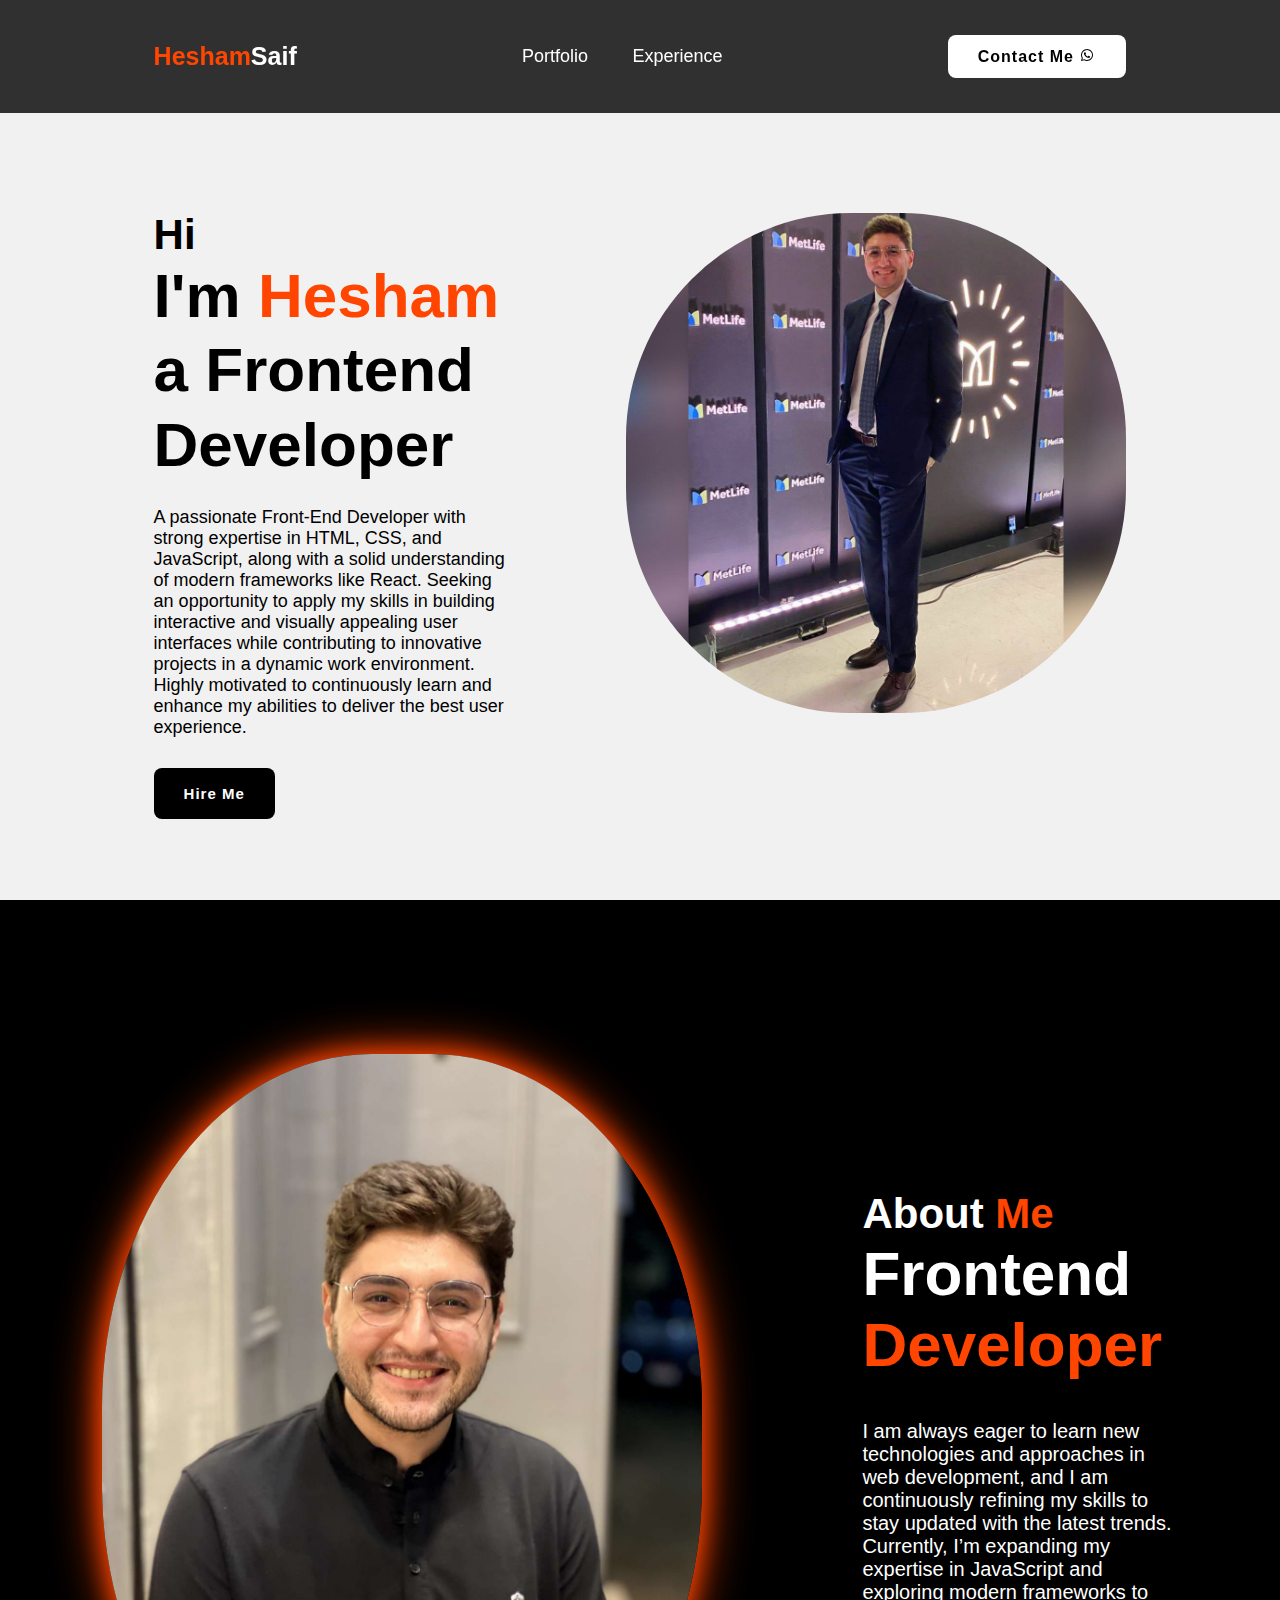
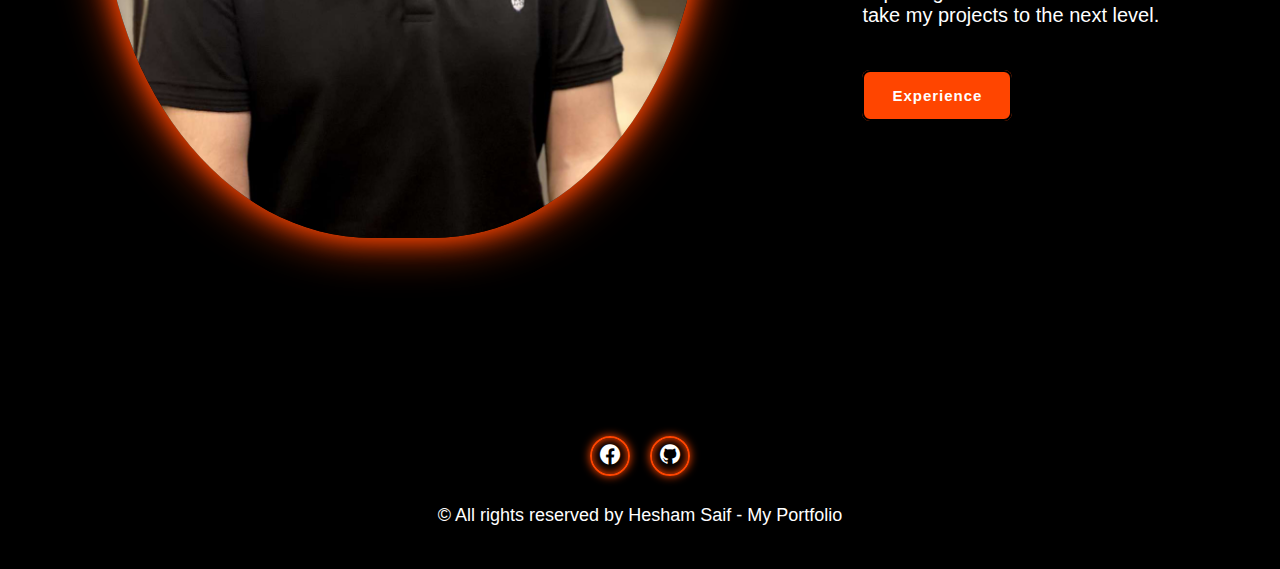
<file: index.html>
<!DOCTYPE html>
<html lang="en">
  <head>
    <meta charset="UTF-8" />
    <meta name="viewport" content="width=device-width, initial-scale=1.0" />
    <link
      href="https://unpkg.com/boxicons@2.1.4/css/boxicons.min.css"
      rel="stylesheet"
    />
    <link rel="stylesheet" href="styles.css" />
    <title>Hesham Saif Portfolio</title>
  </head>
  <body>
    <header class="header">
      <a href="#" class="logo"><span>Hesham</span>Saif</a>
      <nav class="navbar">
        <a href="#">Portfolio</a>
        <a href="experience.html">Experience</a>
      </nav>
      <a href="https://wa.me/+201092141964" class="contact" target="_blank"
        >Contact Me <i class="bx bxl-whatsapp"></i
      ></a>
    </header>

    <section class="home">
      <div class="home-content">
        <h3>Hi</h3>
        <h1>
          I'm <span>Hesham<br /></span>a Frontend Developer
        </h1>
        <p>
          A passionate Front-End Developer with strong expertise in HTML, CSS,
          and JavaScript, along with a solid understanding of modern frameworks
          like React. Seeking an opportunity to apply my skills in building
          interactive and visually appealing user interfaces while contributing
          to innovative projects in a dynamic work environment. Highly motivated
          to continuously learn and enhance my abilities to deliver the best
          user experience.
        </p>
        <div class="btn-box">
          <a href="mailto:heshamsaif856@gmail.com"
            ><button class="btn-1">Hire Me</button></a
          >
        </div>
      </div>
      <div class="img-box">
        <img src="img.jpg" alt="Hesham Pic" />
      </div>
    </section>

    <section class="about">
      <div class="about-img">
        <img src="Hesham Saif_page-0001.jpg" alt="hesham" />
      </div>

      <div class="about-content">
        <h2 class="heading">About <span>Me</span></h2>
        <h3>Frontend <span>Developer</span></h3>
        <p>
          I am always eager to learn new technologies and approaches in web
          development, and I am continuously refining my skills to stay updated
          with the latest trends. Currently, I’m expanding my expertise in
          JavaScript and exploring modern frameworks to take my projects to the
          next level.
        </p>
        <a href="experience.html" class="btn-2">Experience</a>
      </div>
    </section>

    <footer class="footer">
      <div class="social">
        <a href="https://www.facebook.com/heshamsaifw" target="_blank"
          ><i class="bx bxl-facebook-circle"></i
        ></a>
        <a href="https://github.com/heshammmsaifff" target="_blank"
          ><i class="bx bxl-github"></i
        ></a>
      </div>

      <ul>
        <li>© All rights reserved by Hesham Saif - My Portfolio</li>
        <button class="back-to-top" onclick="scrollToTop()">&#8679;</button>
      </ul>
    </footer>
    <script src="script.js"></script>
  </body>
</html>
</file>
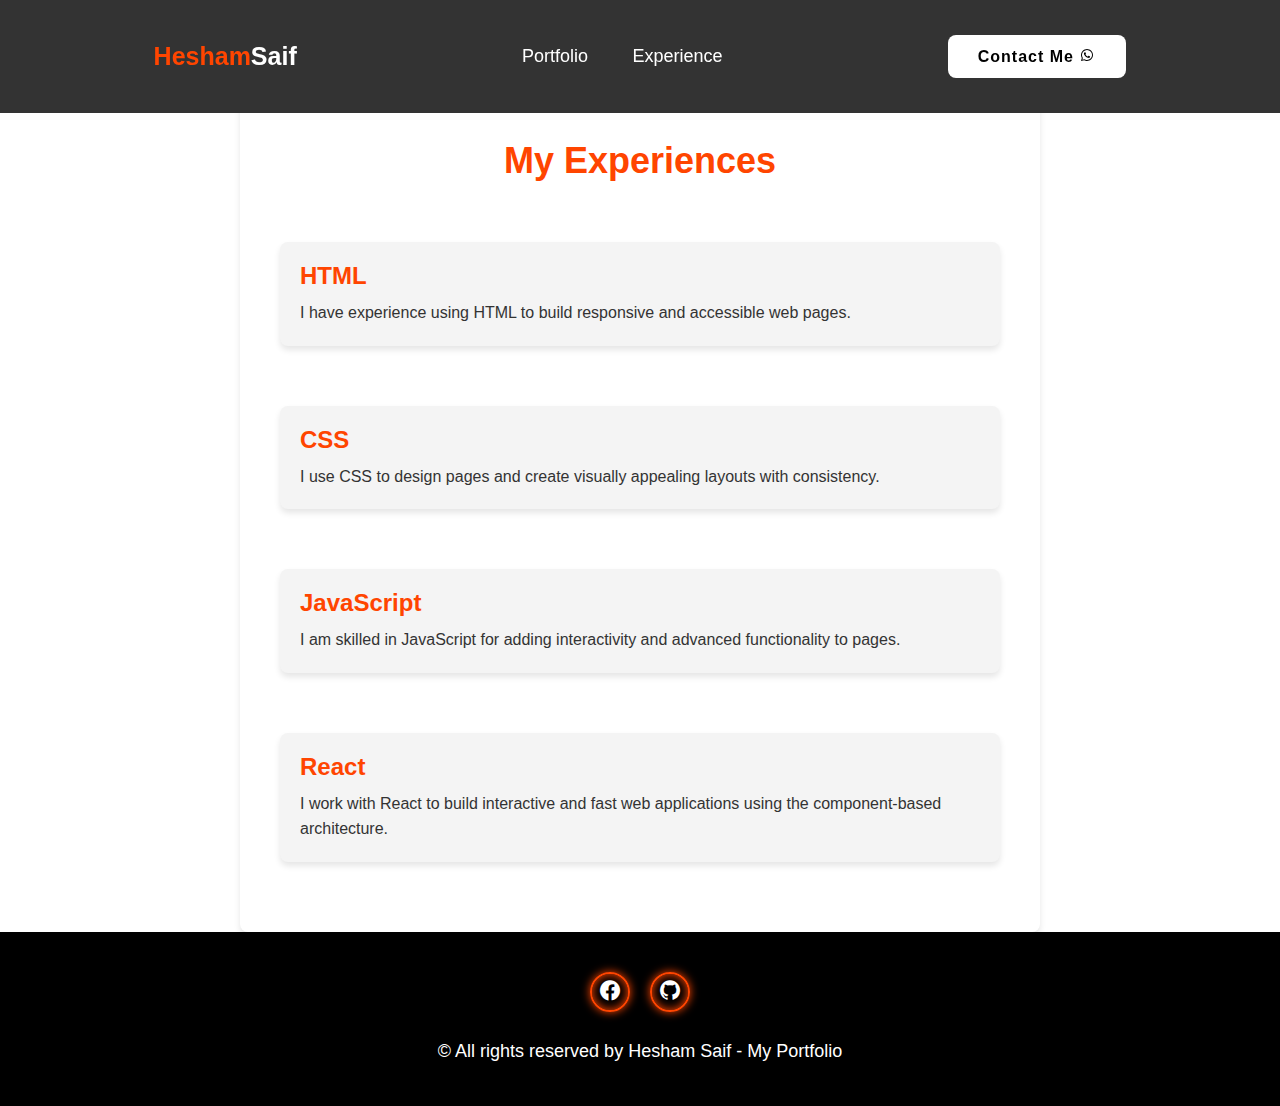
<file: experience.html>
<!DOCTYPE html>
<html lang="ar">
  <head>
    <meta charset="UTF-8" />
    <meta name="viewport" content="width=device-width, initial-scale=1.0" />
    <title>Experience</title>
    <link rel="stylesheet" href="experience.css" />
    <link rel="stylesheet" href="styles.css" />
    <link
      href="https://unpkg.com/boxicons@2.1.4/css/boxicons.min.css"
      rel="stylesheet"
    />
  </head>
  <body>
    <header class="header">
      <a href="#" class="logo"><span>Hesham</span>Saif</a>
      <nav class="navbar">
        <a href="index.html">Portfolio</a>
        <a href="experience.html">Experience</a>
      </nav>
      <a href="https://wa.me/+201092141964" class="contact" target="_blank"
        >Contact Me <i class="bx bxl-whatsapp"></i
      ></a>
    </header>
    <section class="experiences">
      <h1>My Experiences</h1>
      <div class="experience">
        <h2>HTML</h2>
        <p>
          I have experience using HTML to build responsive and accessible web
          pages.
        </p>
      </div>
      <div class="experience">
        <h2>CSS</h2>
        <p>
          I use CSS to design pages and create visually appealing layouts with
          consistency.
        </p>
      </div>
      <div class="experience">
        <h2>JavaScript</h2>
        <p>
          I am skilled in JavaScript for adding interactivity and advanced
          functionality to pages.
        </p>
      </div>
      <div class="experience">
        <h2>React</h2>
        <p>
          I work with React to build interactive and fast web applications using
          the component-based architecture.
        </p>
      </div>
    </section>
    <footer class="footer">
      <div class="social">
        <a href="https://www.facebook.com/heshamsaifw" target="_blank"
          ><i class="bx bxl-facebook-circle"></i
        ></a>
        <a href="https://github.com/heshammmsaifff" target="_blank"
          ><i class="bx bxl-github"></i
        ></a>
      </div>

      <ul>
        <li>© All rights reserved by Hesham Saif - My Portfolio</li>
        <button class="back-to-top" onclick="scrollToTop()">&#8679;</button>
      </ul>
    </footer>
    <script src="script.js"></script>
  </body>
</html>
</file>
<file: styles.css>
* {
  margin: 0;
  padding: 0;
  box-sizing: border-box;
  font-family: "Poppins", sans-serif;
  text-decoration: none;
  list-style: none;
}

.header {
  position: fixed;
  top: 0;
  left: 0;
  width: 100%;
  padding: 35px 12%;
  background-color: rgba(0, 0, 0, 0.8);
  backdrop-filter: blur(10px);
  display: flex;
  justify-content: space-between;
  align-items: center;
  z-index: 100;
}

.logo {
  font-size: 25px;
  color: white;
  font-weight: 600;
  transition: 0.3s ease;
}

.logo:hover {
  color: orangered;
  text-shadow: 0 0 25px orangered, 0 0 50px orangered;
  transform: scale(1.1);
}

span {
  color: orangered;
}

.navbar a {
  font-size: 18px;
  color: white;
  font-weight: 500;
  margin: 0 20px;
  border-bottom: 3px solid transparent;
  transition: 0.3s ease;
}

.navbar a:hover,
.navbar a.active {
  color: orangered;
  border-bottom: 3px solid orangered;
}

.contact {
  padding: 10px 28px;
  background-color: white;
  color: black;
  border: 2px solid transparent;
  border-radius: 8px;
  font-size: 16px;
  letter-spacing: 1px;
  font-weight: 600;
  transition: 0.3s ease;
}

.contact:hover {
  background-color: orangered;
  box-shadow: 0 0 25px orangered;
  color: white;
}

.home {
  width: 100%;
  min-height: 100vh;
  background: rgb(241, 241, 241);
  display: flex;
  align-items: center;
  gap: 7em;
  padding: 30px 12% 0;
}

.home-content {
  padding-top: 100px;
  max-width: 800px;
}

.home-content h3 {
  font-size: 42px;
}

.home-content h1 {
  font-size: 62px;
  line-height: 1.2;
}

.home-content p {
  font-size: 18px;
  margin: 25px 0 30px;
}

.btn-box {
  width: 345px;
  display: flex;
  gap: 2em;
}

.btn-1 {
  padding: 15px 28px;
  background-color: black;
  color: white;
  border: 2px solid transparent;
  border-radius: 8px;
  font-size: 15px;
  letter-spacing: 1px;
  font-weight: 600;
  transition: 0.3s ease;
  cursor: pointer;
}

.btn-1:hover {
  background-color: white;
  color: black;
  border: 2px solid black;
}

.btn-2 {
  padding: 15px 28px;
  background-color: orangered;
  color: white;
  border: 2px solid black;
  border-radius: 8px;
  font-size: 15px;
  letter-spacing: 1px;
  font-weight: 600;
  transition: 0.3s ease;
  cursor: pointer;
}

.btn-2:hover {
  background-color: white;
  color: orangered;
}

.img-box img {
  border-radius: 45%;
  width: 500px;
}

::-webkit-scrollbar {
  width: 15px;
}

::-webkit-scrollbar-thumb {
  background-color: orangered;
}

::-webkit-scrollbar-track {
  background-color: rgba(0, 0, 0, 0.6);
  width: 50px;
}

.about {
  display: flex;
  justify-content: center;
  align-items: center;
  padding: 12% 8%;
  gap: 10em;
  background: black;
}

.about-img img {
  position: relative;
  width: 600px;
  box-shadow: 0 0 25px orangered, 0 0 50px orangered;
  border-radius: 45%;
}

.about-content h2 {
  text-align: left;
  color: white;
  font-size: 42px;
}

.about-content h3 {
  font-size: 62px;
  color: white;
}

.about-content p {
  color: white;
  font-size: 20px;
  margin: 2em 0 3em;
}

.footer {
  position: relative;
  bottom: 0;
  width: 100%;
  padding: 40px 0;
  background-color: black;
}

.footer .social {
  text-align: center;
  padding-bottom: 25px;
  color: white;
}

.footer .social a {
  font-size: 24px;
  color: white;
  border: 2px solid orangered;
  width: 40px;
  height: 40px;
  line-height: 38px;
  display: inline-block;
  text-align: center;
  border-radius: 50%;
  margin: 0 8px;
  box-shadow: inset 0 0 10px orangered, 0 0 10px orangered;
  transition: 0.3s ease;
}

.footer .social a:hover {
  transform: scale(1.2) translateY(-10px);
  color: orangered;
  border: 2px solid orangered;
}

.footer ul {
  margin-top: 0;
  padding: 0;
  font-size: 18px;
  line-height: 1.6;
  margin-bottom: 0;
  text-align: center;
}

.footer ul li {
  display: inline-block;
  padding: 0 15px;
  color: white;
}

.footer .copyright {
  margin-top: 15px;
  text-align: center;
  font-size: 12px;
  color: white;
}

.header.sticky {
  background-color: rgba(0, 0, 0, 0.9);
  box-shadow: 0 4px 6px rgba(0, 0, 0, 0.3);
  transition: background-color 0.3s ease;
}

.back-to-top {
  position: fixed;
  bottom: 20px;
  right: 20px;
  background-color: orangered;
  color: white;
  padding: 15px 25px;
  border-radius: 50%;
  font-size: 20px;
  text-align: center;
  cursor: pointer;
  opacity: 0;
  visibility: hidden;
  transition: opacity 0.3s ease, visibility 0.3s ease;
}

.back-to-top.visible {
  opacity: 1;
  visibility: visible;
}

.back-to-top:hover {
  background-color: white;
  color: orangered;
  box-shadow: 0 4px 15px rgba(0, 0, 0, 0.4);
}

.back-to-top:active {
  transform: scale(0.95);
}

/* Responsive design for smaller screens */
@media (max-width: 1200px) {
  .header {
    padding: 35px 10%;
  }

  .home {
    flex-direction: column;
    align-items: center;
    padding: 30px 5%;
  }

  .home-content h1 {
    font-size: 48px;
  }

  .home-content h3 {
    font-size: 36px;
  }

  .home-content p {
    font-size: 16px;
  }

  .btn-box {
    flex-direction: column;
    align-items: center;
  }

  .btn-1,
  .btn-2 {
    width: 100%;
    text-align: center;
  }

  .img-box img {
    width: 80%;
    max-width: 400px;
  }

  .about {
    padding: 10% 5%;
    flex-direction: column;
    gap: 3em;
  }

  .about-img img {
    width: 80%;
    max-width: 400px;
  }

  .about-content h2,
  .about-content h3 {
    font-size: 36px;
  }

  .about-content p {
    font-size: 18px;
  }
}

/* Responsive design for medium screens (tablets) */
@media (max-width: 768px) {
  .header {
    padding: 25px 5%;
  }

  .home {
    padding: 30px 5%;
    gap: 4em;
  }

  .home-content h1 {
    font-size: 36px;
  }

  .home-content h3 {
    font-size: 30px;
  }

  .home-content p {
    font-size: 14px;
  }

  .btn-box {
    gap: 1.5em;
  }

  .footer {
    padding: 30px 0;
  }

  .footer .social a {
    font-size: 20px;
  }

  .footer ul li {
    display: block;
    margin: 10px 0;
  }

  .back-to-top {
    bottom: 15px;
    right: 15px;
    padding: 12px 20px;
    font-size: 18px;
  }
}

/* Responsive design for small screens (mobile devices) */
@media (max-width: 480px) {
  .header {
    padding: 20px 5%;
  }

  .home {
    flex-direction: column;
    padding: 20px 5%;
    gap: 2em;
  }

  .home-content h1 {
    font-size: 30px;
  }

  .home-content h3 {
    font-size: 24px;
  }

  .home-content p {
    font-size: 14px;
  }

  .btn-box {
    flex-direction: column;
    gap: 1.5em;
  }

  .footer .social a {
    font-size: 18px;
  }

  .footer ul li {
    display: block;
    margin: 5px 0;
  }

  .back-to-top {
    bottom: 10px;
    right: 10px;
    padding: 10px 18px;
    font-size: 16px;
  }
}
</file>
<file: experience.css>
.experiences {
  max-width: 800px;
  margin: 0 auto;
  padding: 40px;
  background-color: white;
  border-radius: 8px;
  box-shadow: 0 4px 6px rgba(0, 0, 0, 0.1);
}

.experiences h1 {
  padding-top: 100px;
  text-align: center;
  font-size: 36px;
  margin-bottom: 40px;
  color: orangered;
}

.experience {
  margin-top: 60px;
  margin-bottom: 30px;
  padding: 20px;
  background-color: #f4f4f4;
  border-radius: 8px;
  box-shadow: 0 4px 6px rgba(0, 0, 0, 0.1);
}

.experience h2 {
  font-size: 24px;
  color: orangered;
  margin-bottom: 10px;
}

.experience p {
  color: #333;
  font-size: 16px;
  line-height: 1.6;
}

.experience:hover {
  background-color: orangered;
  color: white;
  box-shadow: 0 0 15px orangered;
}

.experience:hover h2 {
  color: white;
}

.experience:hover p {
  color: white;
}

@keyframes bounce {
  0%,
  20%,
  50%,
  80%,
  100% {
    transform: translateY(0);
  }
  40% {
    transform: translateY(-10px);
  }
  60% {
    transform: translateY(-5px);
  }
}

.experience.show {
  animation: bounce 1s;
}

/* Responsive design for smaller screens */
@media (max-width: 1200px) {
  .experiences {
    max-width: 90%;
    padding: 30px;
  }

  .experiences h1 {
    font-size: 32px;
  }

  .experience h2 {
    font-size: 22px;
  }

  .experience p {
    font-size: 14px;
  }
}

/* Responsive design for medium screens (tablets) */
@media (max-width: 768px) {
  .experiences {
    max-width: 95%;
    padding: 20px;
  }

  .experiences h1 {
    font-size: 28px;
    margin-bottom: 20px;
  }

  .experience {
    padding: 15px;
  }

  .experience h2 {
    font-size: 20px;
  }

  .experience p {
    font-size: 14px;
  }

  .experience:hover {
    box-shadow: 0 0 10px orangered;
  }
}

/* Responsive design for small screens (mobile devices) */
@media (max-width: 480px) {
  .experiences {
    padding: 15px;
  }

  .experiences h1 {
    font-size: 24px;
    margin-bottom: 15px;
  }

  .experience {
    padding: 10px;
  }

  .experience h2 {
    font-size: 18px;
  }

  .experience p {
    font-size: 12px;
  }

  .experience:hover {
    box-shadow: 0 0 8px orangered;
  }
}
</file>
